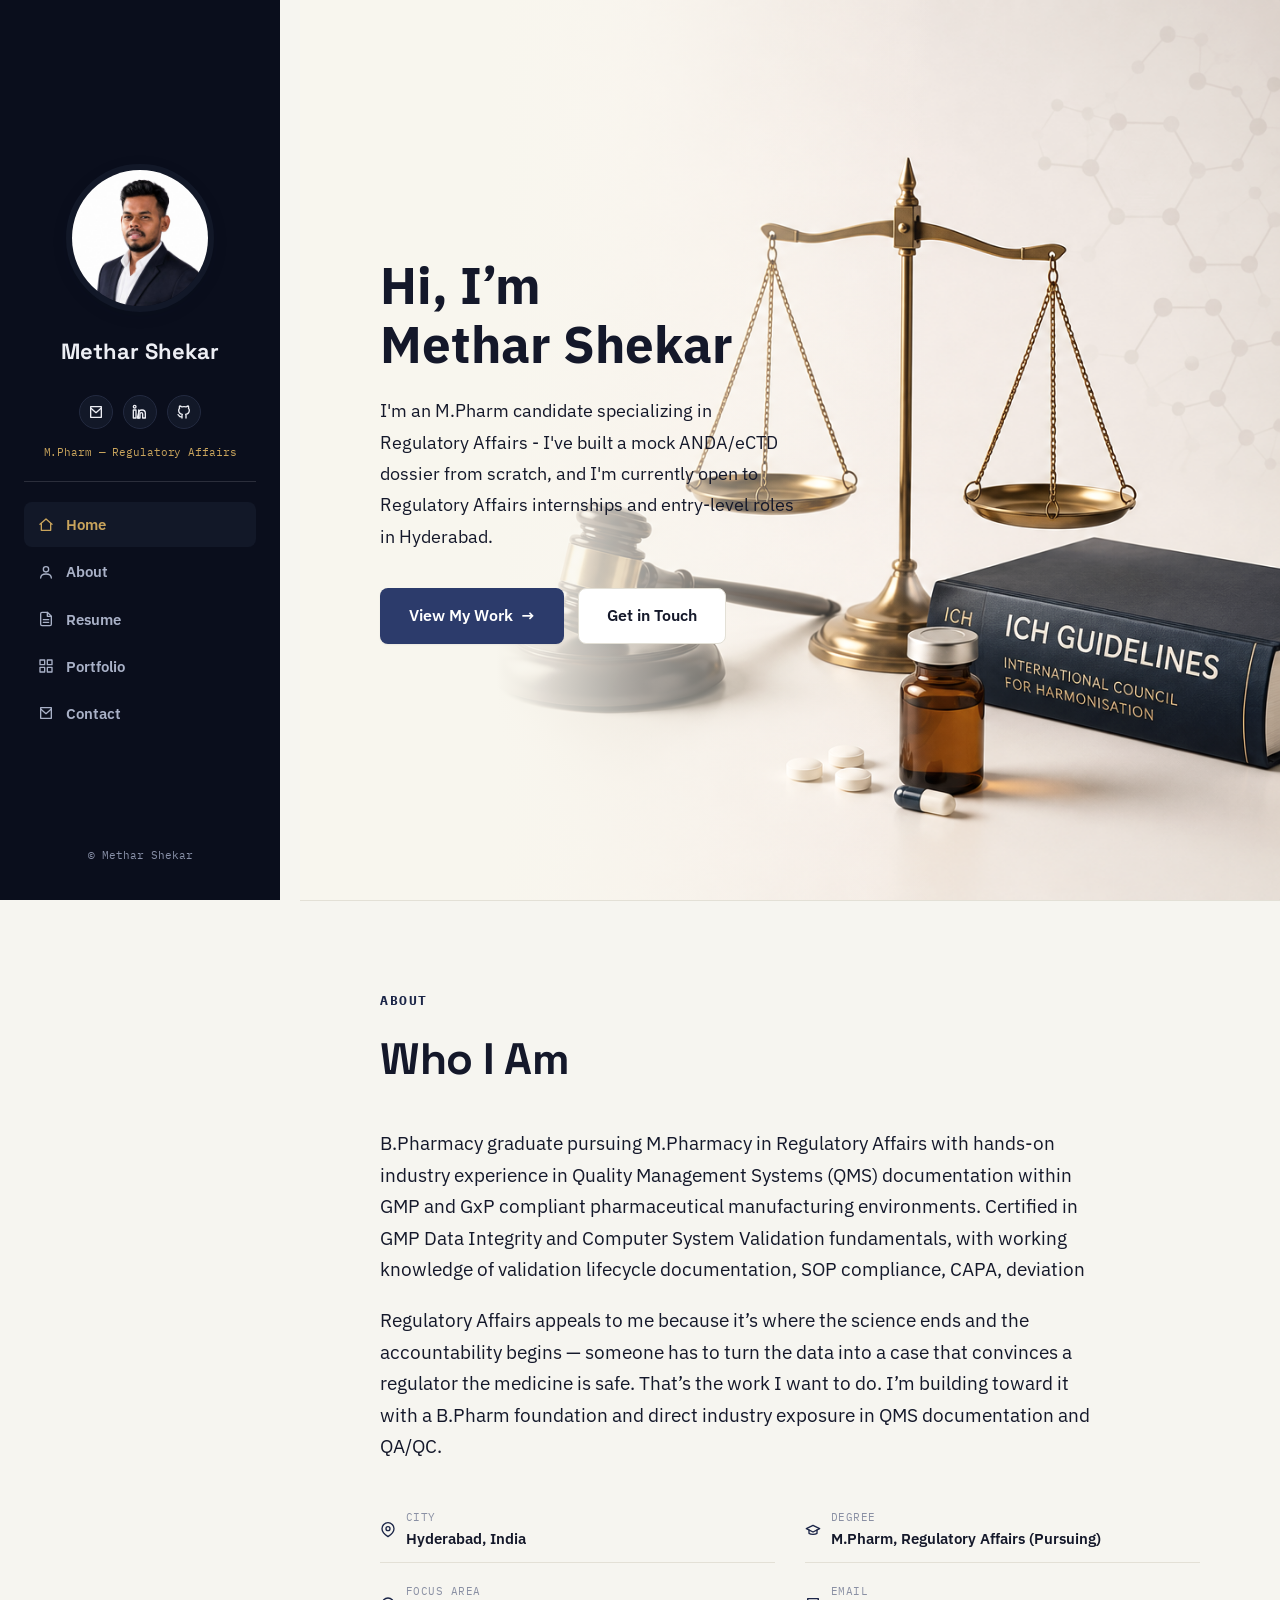
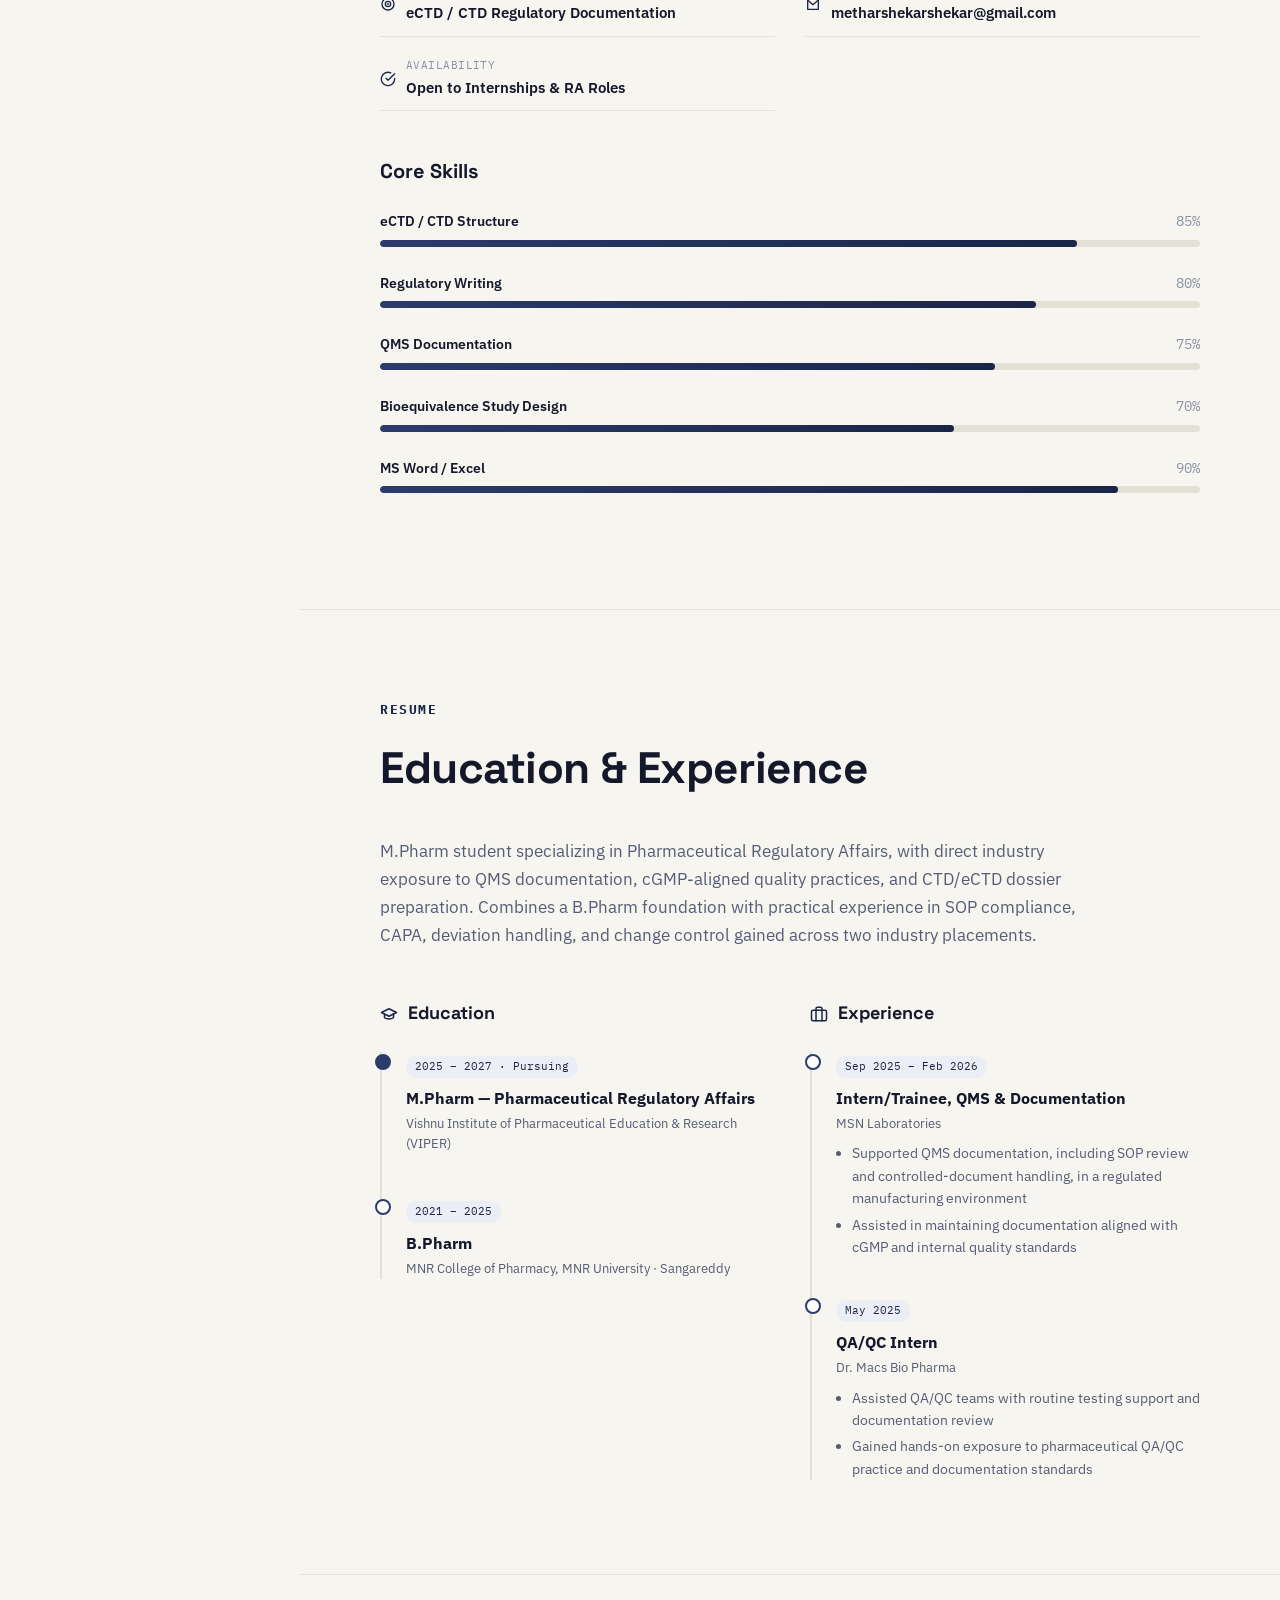
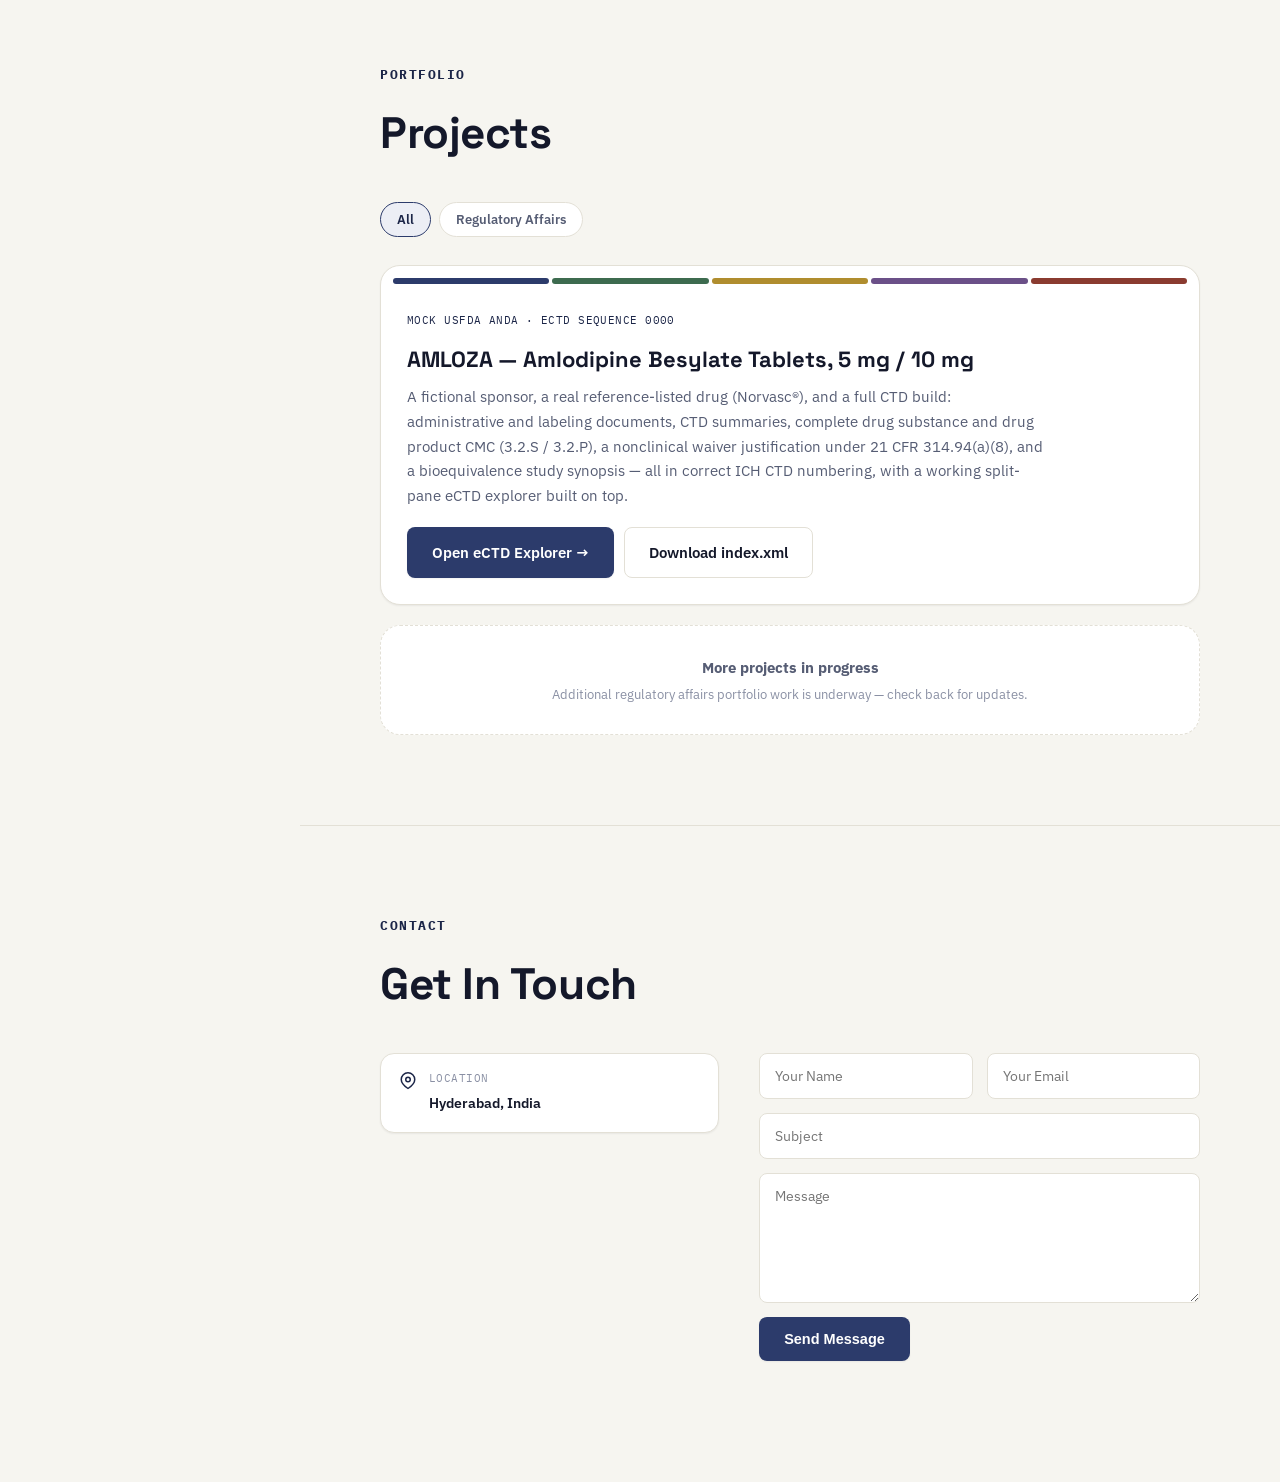
<file: index.html>
<!DOCTYPE html>
<html lang="en">
<head>
<meta charset="UTF-8">
<meta name="viewport" content="width=device-width, initial-scale=1.0">
<title>Methar Shekar &mdash; Pharmaceutical Regulatory Affairs</title>
<meta name="description" content="Methar Shekar &mdash; M.Pharmacy Pharmaceutical Regulatory Affairs student. Portfolio: education, experience, and the AMLOZA mock USFDA ANDA / eCTD project.">
<link rel="preconnect" href="https://fonts.googleapis.com">
<link href="https://fonts.googleapis.com/css2?family=Space+Grotesk:wght@500;700&family=IBM+Plex+Sans:wght@400;500;600;700&family=IBM+Plex+Mono:wght@400;500;700&display=swap" rel="stylesheet">
<link rel="stylesheet" href="style.css">
<link rel="icon" type="image/svg+xml" href="favicon.svg">

<meta property="og:title" content="Methar Shekar — Pharmaceutical Regulatory Affairs">
<meta property="og:description" content="M.Pharmacy Pharmaceutical Regulatory Affairs student. Portfolio: education, experience, and the AMLOZA mock USFDA ANDA / eCTD project.">
<meta property="og:type" content="website">
<meta property="og:url" content="https://methar-shekar.github.io/regulatory-affairs-portfolio/">
<meta property="og:image" content="https://methar-shekar.github.io/regulatory-affairs-portfolio/assets/img/profile.jpg">
<meta name="twitter:card" content="summary_large_image">
</head>
<body>

<button class="s-toggle" id="sToggle" aria-label="Toggle menu" aria-expanded="false">
  <svg id="toggleIcon" width="20" height="20" viewBox="0 0 24 24" fill="none" stroke="currentColor" stroke-width="2" stroke-linecap="round"><line x1="3" y1="6" x2="21" y2="6"/><line x1="3" y1="12" x2="21" y2="12"/><line x1="3" y1="18" x2="21" y2="18"/></svg>
</button>

<aside class="sidebar" id="sidebar">
  <div class="avatar"><img src="assets/img/profile.jpg" alt="Methar Shekar"></div>
  <p class="s-name">Methar Shekar</p>
  <div class="s-social">
    <a href="mailto:metharshekarshekar@gmail.com" aria-label="Email" title="Email">
      <svg viewBox="0 0 24 24" fill="none" stroke="currentColor" stroke-width="2" stroke-linecap="round" stroke-linejoin="round"><path d="M4 4h16v16H4z"/><path d="M4 6l8 7 8-7"/></svg>
    </a>
    <a href="https://www.linkedin.com/in/methar-shekar/" target="_blank" rel="noopener" aria-label="LinkedIn" title="LinkedIn">
      <svg viewBox="0 0 24 24" fill="none" stroke="currentColor" stroke-width="2" stroke-linecap="round" stroke-linejoin="round"><rect x="2" y="9" width="4" height="12"/><circle cx="4" cy="4" r="2"/><path d="M10 9v12"/><path d="M10 13c0-2 2-4 5-4s5 2 5 5v7h-4v-6c0-1-1-2-2-2s-2 1-2 2v6h-4z"/></svg>
    </a>
    <a href="https://github.com/Methar-Shekar" target="_blank" rel="noopener" aria-label="GitHub" title="GitHub">
      <svg viewBox="0 0 24 24" fill="none" stroke="currentColor" stroke-width="2" stroke-linecap="round" stroke-linejoin="round"><path d="M9 19c-4.3 1.4-4.3-2.5-6-3m12 5v-3.5c0-1 .1-1.4-.5-2 2.8-.3 5.5-1.4 5.5-6a4.6 4.6 0 0 0-1.3-3.2 4.2 4.2 0 0 0-.1-3.2s-1.1-.3-3.5 1.3a12.3 12.3 0 0 0-6.2 0C6.5 2.8 5.4 3.1 5.4 3.1a4.2 4.2 0 0 0-.1 3.2A4.6 4.6 0 0 0 4 9.5c0 4.6 2.7 5.7 5.5 6-.6.6-.6 1.2-.5 2V21"/></svg>
    </a>
  </div>
  <p class="s-tagline s-tagline-bottom"><span id="typed"></span><span class="cursor"></span></p>

  <nav class="s-nav" id="sNav">
    <a href="#home" data-target="home" class="active">
      <svg viewBox="0 0 24 24" fill="none" stroke="currentColor" stroke-width="2" stroke-linecap="round" stroke-linejoin="round"><path d="M3 11l9-8 9 8"/><path d="M5 10v10h14V10"/></svg>
      Home
    </a>
    <a href="#about" data-target="about">
      <svg viewBox="0 0 24 24" fill="none" stroke="currentColor" stroke-width="2" stroke-linecap="round" stroke-linejoin="round"><circle cx="12" cy="8" r="4"/><path d="M4 21c0-4 4-6 8-6s8 2 8 6"/></svg>
      About
    </a>
    <a href="#resume" data-target="resume">
      <svg viewBox="0 0 24 24" fill="none" stroke="currentColor" stroke-width="2" stroke-linecap="round" stroke-linejoin="round"><path d="M14 2H6a2 2 0 00-2 2v16a2 2 0 002 2h12a2 2 0 002-2V8z"/><path d="M14 2v6h6"/><line x1="8" y1="13" x2="16" y2="13"/><line x1="8" y1="17" x2="16" y2="17"/></svg>
      Resume
    </a>
    <a href="#portfolio" data-target="portfolio">
      <svg viewBox="0 0 24 24" fill="none" stroke="currentColor" stroke-width="2" stroke-linecap="round" stroke-linejoin="round"><rect x="3" y="3" width="7" height="7"/><rect x="14" y="3" width="7" height="7"/><rect x="14" y="14" width="7" height="7"/><rect x="3" y="14" width="7" height="7"/></svg>
      Portfolio
    </a>
    <a href="#contact" data-target="contact">
      <svg viewBox="0 0 24 24" fill="none" stroke="currentColor" stroke-width="2" stroke-linecap="round" stroke-linejoin="round"><path d="M4 4h16v16H4z"/><path d="M4 6l8 7 8-7"/></svg>
      Contact
    </a>
  </nav>
  <p class="s-copyright">&copy; Methar Shekar</p>
</aside>

<div class="main">

  <section id="home" class="msection">
    <h1>Hi, I&rsquo;m<br><span class="highlight">Methar Shekar</span></h1>
    <p class="sub">I'm an M.Pharm candidate specializing in Regulatory Affairs - I've built a mock ANDA/eCTD dossier from scratch, and I'm currently open to Regulatory Affairs internships and entry-level roles in Hyderabad.</p>
    <div class="cta-row">
      <a class="btn btn-primary" href="#portfolio">View My Work <span aria-hidden="true">&rarr;</span></a>
      <a class="btn btn-ghost" href="#contact">Get in Touch</a>
    </div>
 </section>

  <section id="about" class="msection">
    <p class="sec-kicker">About</p>
    <h2 class="sec-title">Who I Am</h2>
    <p class="about-lede">
      B.Pharmacy graduate pursuing M.Pharmacy in Regulatory Affairs with hands-on industry
      experience in Quality Management Systems (QMS) documentation within GMP and GxP compliant
      pharmaceutical manufacturing environments. Certified in GMP Data Integrity and Computer
      System Validation fundamentals, with working knowledge of validation lifecycle
      documentation, SOP compliance, CAPA, deviation
    </p>
    <p class="about-lede">
      Regulatory Affairs appeals to me because it&rsquo;s where the science ends and the
      accountability begins &mdash; someone has to turn the data into a case that convinces a
      regulator the medicine is safe. That&rsquo;s the work I want to do. I&rsquo;m building
      toward it with a B.Pharm foundation and direct industry exposure in QMS documentation and
      QA/QC.
    </p>

    <div class="info-grid">
      <div class="info-row">
        <svg viewBox="0 0 24 24" fill="none" stroke="currentColor" stroke-width="2" stroke-linecap="round" stroke-linejoin="round"><path d="M21 10c0 6-9 12-9 12s-9-6-9-12a9 9 0 0118 0z"/><circle cx="12" cy="10" r="3"/></svg>
        <div><span class="ilabel">City</span><span class="ival">Hyderabad, India</span></div>
      </div>
      <div class="info-row">
        <svg viewBox="0 0 24 24" fill="none" stroke="currentColor" stroke-width="2" stroke-linecap="round" stroke-linejoin="round"><path d="M22 10L12 5 2 10l10 5 10-5z"/><path d="M6 12v5c3 2 9 2 12 0v-5"/></svg>
        <div><span class="ilabel">Degree</span><span class="ival">M.Pharm, Regulatory Affairs (Pursuing)</span></div>
      </div>
      <div class="info-row">
        <svg viewBox="0 0 24 24" fill="none" stroke="currentColor" stroke-width="2" stroke-linecap="round" stroke-linejoin="round"><circle cx="12" cy="12" r="9"/><circle cx="12" cy="12" r="4"/><circle cx="12" cy="12" r="0.5" fill="currentColor"/></svg>
        <div><span class="ilabel">Focus Area</span><span class="ival">eCTD / CTD Regulatory Documentation</span></div>
      </div>
      <div class="info-row">
        <svg viewBox="0 0 24 24" fill="none" stroke="currentColor" stroke-width="2" stroke-linecap="round" stroke-linejoin="round"><path d="M4 4h16v16H4z"/><path d="M4 6l8 7 8-7"/></svg>
        <div><span class="ilabel">Email</span><span class="ival">metharshekarshekar@gmail.com</span></div>
      </div>
      <div class="info-row">
        <svg viewBox="0 0 24 24" fill="none" stroke="currentColor" stroke-width="2" stroke-linecap="round" stroke-linejoin="round"><path d="M22 11.08V12a10 10 0 11-5.9-9.14"/><polyline points="22 4 12 14.01 9 11.01"/></svg>
        <div><span class="ilabel">Availability</span><span class="ival">Open to Internships &amp; RA Roles</span></div>
      </div>
    </div>

    <div class="skills-block">
      <h3 class="skills-title">Core Skills</h3>
      <div class="skill-bar"><div class="sb-top"><span>eCTD / CTD Structure</span><span class="sb-pct">85%</span></div><div class="sb-track"><div class="sb-fill" data-w="85"></div></div></div>
      <div class="skill-bar"><div class="sb-top"><span>Regulatory Writing</span><span class="sb-pct">80%</span></div><div class="sb-track"><div class="sb-fill" data-w="80"></div></div></div>
      <div class="skill-bar"><div class="sb-top"><span>QMS Documentation</span><span class="sb-pct">75%</span></div><div class="sb-track"><div class="sb-fill" data-w="75"></div></div></div>
      <div class="skill-bar"><div class="sb-top"><span>Bioequivalence Study Design</span><span class="sb-pct">70%</span></div><div class="sb-track"><div class="sb-fill" data-w="70"></div></div></div>
      <div class="skill-bar"><div class="sb-top"><span>MS Word / Excel</span><span class="sb-pct">90%</span></div><div class="sb-track"><div class="sb-fill" data-w="90"></div></div></div>
    </div>
  </section>

  <section id="resume" class="msection">
    <p class="sec-kicker">Resume</p>
    <h2 class="sec-title">Education &amp; Experience</h2>
    <p class="resume-summary">
      M.Pharm student specializing in Pharmaceutical Regulatory Affairs, with direct industry
      exposure to QMS documentation, cGMP-aligned quality practices, and CTD/eCTD dossier
      preparation. Combines a B.Pharm foundation with practical experience in SOP compliance,
      CAPA, deviation handling, and change control gained across two industry placements.
    </p>
    <div class="resume-cols">
      <div class="resume-col">
        <h3>
          <svg viewBox="0 0 24 24" fill="none" stroke="currentColor" stroke-width="2" stroke-linecap="round" stroke-linejoin="round"><path d="M22 10L12 5 2 10l10 5 10-5z"/><path d="M6 12v5c3 2 9 2 12 0v-5"/></svg>
          Education
        </h3>
        <div class="r-item current">
          <span class="r-date">2025 &ndash; 2027 &middot; Pursuing</span>
          <h4>M.Pharm &mdash; Pharmaceutical Regulatory Affairs</h4>
          <p class="r-org">Vishnu Institute of Pharmaceutical Education &amp; Research (VIPER)</p>
        </div>
        <div class="r-item">
          <span class="r-date">2021 &ndash; 2025</span>
          <h4>B.Pharm</h4>
          <p class="r-org">MNR College of Pharmacy, MNR University &middot; Sangareddy</p>
        </div>
      </div>

      <div class="resume-col">
        <h3>
          <svg viewBox="0 0 24 24" fill="none" stroke="currentColor" stroke-width="2" stroke-linecap="round" stroke-linejoin="round"><rect x="2" y="7" width="20" height="14" rx="2"/><path d="M16 21V5a2 2 0 00-2-2h-4a2 2 0 00-2 2v16"/></svg>
          Experience
        </h3>
        <div class="r-item">
          <span class="r-date">Sep 2025 &ndash; Feb 2026</span>
          <h4>Intern/Trainee, QMS &amp; Documentation</h4>
          <p class="r-org">MSN Laboratories</p>
          <ul>
            <li>Supported QMS documentation, including SOP review and controlled-document
              handling, in a regulated manufacturing environment</li>
            <li>Assisted in maintaining documentation aligned with cGMP and internal quality
              standards</li>
          </ul>
        </div>
        <div class="r-item">
          <span class="r-date"> May 2025</span>
          <h4>QA/QC Intern</h4>
          <p class="r-org">Dr. Macs Bio Pharma</p>
          <ul>
            <li>Assisted QA/QC teams with routine testing support and documentation review</li>
            <li>Gained hands-on exposure to pharmaceutical QA/QC practice and documentation
              standards</li>
          </ul>
        </div>
      </div>
    </div>
  </section>

  <section id="portfolio" class="msection">
    <p class="sec-kicker">Portfolio</p>
    <h2 class="sec-title">Projects</h2>
    <div class="filter-row">
      <button class="filter-btn active" data-filter="all">All</button>
      <button class="filter-btn" data-filter="regulatory">Regulatory Affairs</button>
    </div>
    <div class="port-grid" id="portGrid">
      <div class="port-card" data-cat="regulatory">
        <div class="port-head" aria-hidden="true">
          <div class="chip" style="background:var(--tab-m1)"></div>
          <div class="chip" style="background:var(--tab-m2)"></div>
          <div class="chip" style="background:var(--tab-m3)"></div>
          <div class="chip" style="background:var(--tab-m4)"></div>
          <div class="chip" style="background:var(--tab-m5)"></div>
        </div>
        <div class="port-body">
          <span class="port-cat">Mock USFDA ANDA &middot; eCTD Sequence 0000</span>
          <h3>AMLOZA &mdash; Amlodipine Besylate Tablets, 5&nbsp;mg / 10&nbsp;mg</h3>
          <p>
            A fictional sponsor, a real reference-listed drug (Norvasc&reg;), and a full CTD build:
            administrative and labeling documents, CTD summaries, complete drug substance and drug
            product CMC (3.2.S / 3.2.P), a nonclinical waiver justification under 21&nbsp;CFR
            314.94(a)(8), and a bioequivalence study synopsis &mdash; all in correct ICH CTD
            numbering, with a working split-pane eCTD explorer built on top.
          </p>
          <div class="port-cta">
            <a class="btn btn-primary" href="viewer.html">Open eCTD Explorer &rarr;</a>
            <a class="btn btn-ghost" href="ectd/0000/index.xml" download>Download index.xml</a>
          </div>
        </div>
      </div>
      <div class="port-card future" data-cat="regulatory">
        <h3>More projects in progress</h3>
        <p>Additional regulatory affairs portfolio work is underway &mdash; check back for updates.</p>
      </div>
    </div>
  </section>

  <section id="contact" class="msection">
    <p class="sec-kicker">Contact</p>
    <h2 class="sec-title">Get In Touch</h2>
    <div class="contact-grid">
      <div class="contact-info">
        <div class="cinfo-item">
          <svg viewBox="0 0 24 24" fill="none" stroke="currentColor" stroke-width="2" stroke-linecap="round" stroke-linejoin="round"><path d="M21 10c0 6-9 12-9 12s-9-6-9-12a9 9 0 0118 0z"/><circle cx="12" cy="10" r="3"/></svg>
          <div><span class="clabel">Location</span><span class="cval">Hyderabad, India</span></div>
        </div>
      </div>

      <form class="cform" id="contactForm" action="https://formspree.io/f/mlgqvvvn" method="POST">
        <div class="row2">
          <input type="text" name="name" placeholder="Your Name" required>
          <input type="email" name="email" placeholder="Your Email" required>
        </div>
        <input type="text" name="subject" placeholder="Subject" required>
        <textarea name="message" placeholder="Message" required></textarea>
        <button type="submit" class="btn btn-primary">Send Message</button>
        <p class="form-status" id="formStatus"></p>
      </form>
    </div>
  </section>

</div>

<script src="main.js"></script>
</body>
</html>
</file>
<file: style.css>
:root {
  --bg: #F6F5F0;
  --card: #FFFFFF;
  --card-border: #E3E0D6;
  --shadow-sm: 0 1px 2px rgba(15, 20, 38, 0.06);
  --shadow-md: 0 4px 16px rgba(15, 20, 38, 0.09);
  --shadow-hover: 0 8px 28px rgba(15, 20, 38, 0.14);

  --ink: #14182A;
  --ink-soft: #565D74;
  --ink-faint: #8A90A4;

  --sidebar-bg: #0A0E1C;
  --sidebar-bg-alt: #121828;
  --sidebar-border: #232A40;
  --sidebar-text: #EDEEF4;
  --sidebar-text-soft: #8890A8;

  --blue: #2C3B6B;
  --blue-deep: #1B2547;
  --blue-tint: #ECEEF5;
  --amber: #B08D2E;
  --stamp: #8A3B30;
  --green: #3D6B4F;
  --gold: #C9A45C;
  --steel: #6E9BD1;       /* dark-sidebar accent, replaces gold per feedback */
  --steel-deep: #9CC2ED;  /* lighter steel for active/emphasis text on navy */
  --steel-tint: rgba(110, 155, 209, 0.16);

  --tab-m1: #2C3B6B;
  --tab-m2: #3D6B4F;
  --tab-m3: #B08D2E;
  --tab-m4: #6B5088;
  --tab-m5: #8A3B30;

  --display: "Space Grotesk", "IBM Plex Sans", sans-serif;
  --sans: "IBM Plex Sans", -apple-system, sans-serif;
  --mono: "IBM Plex Mono", "SF Mono", monospace;

  --sidebar-w: 300px;
  --r-sm: 8px;
  --r-md: 14px;
  --r-lg: 20px;
}

* { box-sizing: border-box; }
html { scroll-behavior: smooth; }
@media (prefers-reduced-motion: reduce) {
  html { scroll-behavior: auto; }
  * { animation: none !important; transition: none !important; }
}
body {
  margin: 0;
  background: var(--bg);
  color: var(--ink);
  font-family: var(--sans);
  line-height: 1.6;
  -webkit-font-smoothing: antialiased;
}
a { color: var(--blue-deep); text-decoration: none; }
img { max-width: 100%; display: block; }
svg { display: block; }
a:focus-visible, button:focus-visible { outline: 3px solid var(--amber); outline-offset: 2px; }

/* ================= SIDEBAR ================= */
.sidebar {
  position: fixed;
  top: 0; left: 0;
  width: 280px;
  height: 100vh;
  z-index: 100; /* was unset — #home is position:relative and painted over the open drawer on mobile without this */
  background: var(--sidebar-bg);
  display: flex;
  flex-direction: column;
  align-items: center;
  justify-content: center;
  padding: 40px 24px;
  overflow-y: auto;
}
.sidebar .avatar {
  width: 148px; height: 148px;
  border-radius: 50%;
  overflow: hidden;
  border: 6px solid var(--sidebar-bg-alt);
  box-shadow: inset 0 0 20px 6px rgba(10, 14, 28, 0.25), var(--shadow-md);
  margin-bottom: 22px;
  flex: 0 0 auto;
}
.sidebar .s-name {
  font-family: var(--display);
  font-size: 22px;
  font-weight: 700;
  color: var(--sidebar-text);
  margin: 0 0 20px;
  text-align: center;
}
.sidebar .s-tagline {
  font-family: var(--mono);
  font-size: 11px;
  letter-spacing: -0.01em;
  color: var(--gold);
  text-align: center;
  min-height: 20px;
  white-space: nowrap;
  overflow: hidden;
  transition: opacity 0.4s ease;
}

.sidebar nav.s-nav {
  display: flex;
  flex-direction: column;
  gap: 2px;
  width: 100%;
  border-top: 1px solid rgba(237, 238, 244, 0.14);
  padding-top: 20px;
  margin-top: 6px;
}
.sidebar nav.s-nav a {
  display: flex;
  align-items: center;
  gap: 12px;
  padding: 11px 14px;
  border-radius: var(--r-sm);
  font-size: 14.5px;
  font-weight: 600;
  color: #A9B1C7;
  transition: background 0.15s ease, color 0.15s ease;
}
.sidebar nav.s-nav a svg { width: 16px; height: 16px; flex: 0 0 auto; }
.sidebar nav.s-nav a:hover { background: var(--sidebar-bg-alt); color: var(--sidebar-text); }
.sidebar nav.s-nav a.active { background: var(--sidebar-bg-alt); color: var(--gold); }

.s-social {
  display: flex;
  gap: 10px;
  margin-top: 6px;
  margin-bottom: 4px;
}
.s-social a {
  width: 34px; height: 34px;
  border-radius: 50%;
  display: flex; align-items: center; justify-content: center;
  background: var(--sidebar-bg-alt);
  border: 1px solid var(--sidebar-border);
  color: var(--sidebar-text);
  transition: all 0.15s ease;
}
.s-social a svg { width: 16px; height: 16px; }
.s-social a:hover { border-color: var(--gold); color: var(--gold); background: rgba(201, 164, 92, 0.08); }

.s-copyright {
  position: absolute;
  bottom: 24px;
  left: 0; right: 0;
  font-family: var(--mono);
  font-size: 11px;
  color: var(--sidebar-text-soft);
  text-align: center;
}
.s-toggle {
  display: none;
  position: fixed;
  top: 14px; right: 14px;
  z-index: 200;
  width: 44px; height: 44px;
  border-radius: 50%;
  background: var(--ink);
  color: white;
  border: none;
  align-items: center;
  justify-content: center;
}
@media (max-width: 900px) {
  .s-toggle { display: flex; }
  .sidebar {
    transform: translateX(-100%);
    transition: transform 0.25s ease;
    box-shadow: var(--shadow-hover);
    justify-content: flex-start;
    padding-top: 50px;
    padding-bottom: 70px;
  }
  .sidebar.open { transform: translateX(0); }
}

/* ================= MAIN CONTENT ================= */
.main { margin-left: var(--sidebar-w); min-height: 100vh; }
@media (max-width: 900px) { .main { margin-left: 0; } }
.msection { padding: 90px 80px; max-width: 1200px; }
.msection:first-of-type { padding-top: 70px; }
@media (max-width: 700px) { .msection { padding: 60px 24px; } }
.msection + .msection { border-top: 1px solid var(--card-border); }

.sec-kicker {
  font-family: var(--mono); font-size: 13px; letter-spacing: 0.12em;
  text-transform: uppercase; color: var(--blue-deep); margin: 0 0 12px; font-weight: 700;
}
.sec-title {
  font-family: var(--display); font-size: clamp(32px, 4vw, 44px);
  font-weight: 700; margin: 0 0 34px; letter-spacing: -0.01em;
}

/* ---------- Hero ---------- */

.hero h1 {
  font-family: var(--display); font-size: clamp(52px, 9vw, 104px); font-weight: 700;
  margin: 0 0 22px; letter-spacing: -0.02em; line-height: 1.05;
}
.hero .sub { font-size: 21px; color: var(--ink-soft); max-width: 560px; margin: 0 0 38px; line-height: 1.5; }
.cta-row { display: flex; gap: 14px; flex-wrap: wrap; }
.btn {
  display: inline-flex; align-items: center; gap: 8px;
  padding: 13px 24px; border-radius: var(--r-sm);
  font-size: 14.5px; font-weight: 600; border: 1.5px solid transparent;
  transition: transform 0.12s ease, box-shadow 0.12s ease, background 0.12s ease;
}
.btn-primary { background: var(--blue); color: white; box-shadow: var(--shadow-sm); }
.btn-primary:hover { background: var(--blue-deep); box-shadow: var(--shadow-hover); transform: translateY(-1px); }
.btn-ghost { background: var(--card); color: var(--ink); border-color: var(--card-border); }
.btn-ghost:hover { border-color: var(--blue); color: var(--blue-deep); transform: translateY(-1px); }
.skills-title {
  font-family: var(--display);
  font-size: 20px;
  font-weight: 700;
  margin: 0 0 24px;
}

.hero-highlights {
  display: flex;
  align-items: center;
  gap: 28px;
  margin-top: 56px;
  flex-wrap: wrap;
}
.hh-item {
  display: flex;
  flex-direction: column;
  gap: 4px;
}
.hh-num {
  font-family: var(--display);
  font-size: 22px;
  font-weight: 700;
  color: var(--blue-deep);
}
.hh-label {
  font-family: var(--mono);
  font-size: 11px;
  color: var(--ink-faint);
  text-transform: uppercase;
  letter-spacing: 0.04em;
}
.hh-divider {
  width: 1px;
  height: 32px;
  background: var(--card-border);
}
@media (max-width: 600px) {
  .hero-highlights { gap: 20px; }
  .hh-divider { display: none; }
}

/* ---------- About ---------- */
.about-lede { font-size: 18.5px; line-height: 1.7; color: var(--ink); max-width: 720px; margin-bottom: 20px; }
.about-lede:last-of-type { margin-bottom: 36px; }
.info-grid { display: grid; grid-template-columns: 1fr 1fr; gap: 10px 30px; margin-bottom: 44px; }
@media (max-width: 600px) { .info-grid { grid-template-columns: 1fr; } }
.info-row { display: flex; gap: 10px; padding: 10px 0; border-bottom: 1px solid var(--card-border); align-items: center; }
.info-row svg { width: 16px; height: 16px; color: var(--blue-deep); flex: 0 0 auto; }
.info-row .ilabel { font-family: var(--mono); font-size: 11px; color: var(--ink-faint); text-transform: uppercase; letter-spacing: 0.04em; display: block; }
.info-row .ival { font-size: 14.5px; font-weight: 600; color: var(--ink); }

.skill-bar { margin-bottom: 26px; }
.skill-bar .sb-top { display: flex; justify-content: space-between; font-size: 13.5px; font-weight: 600; margin-bottom: 7px; }
.skill-bar .sb-pct { font-family: var(--mono); color: var(--ink-faint); font-weight: 400; }
.sb-track { height: 7px; background: var(--card-border); border-radius: 5px; overflow: hidden; }
.sb-fill { height: 100%; background: linear-gradient(90deg, var(--blue), var(--blue-deep)); border-radius: 5px; width: 0%; transition: width 1.1s cubic-bezier(0.2, 0.8, 0.2, 1); }

/* ---------- Resume ---------- */
.resume-summary { font-size: 16.5px; line-height: 1.7; color: var(--ink-soft); max-width: 720px; margin-bottom: 32px; }
.resume-cols { display: grid; grid-template-columns: 1fr 1fr; gap: 40px; }
@media (max-width: 800px) { .resume-cols { grid-template-columns: 1fr; } }
.resume-col h3 { font-family: var(--display); font-size: 18px; font-weight: 700; display: flex; align-items: center; gap: 10px; margin-bottom: 24px; }
.resume-col h3 svg { width: 18px; height: 18px; color: var(--blue-deep); }
.r-item { position: relative; padding-left: 24px; padding-bottom: 34px; border-left: 2px solid var(--card-border); }
.r-item:last-child { padding-bottom: 0; }
.r-item::before { content: ""; position: absolute; left: -7px; top: 2px; width: 12px; height: 12px; border-radius: 50%; background: var(--card); border: 2.5px solid var(--blue); }
.r-item.current::before { background: var(--blue); }
.r-item .r-date { display: inline-block; font-family: var(--mono); font-size: 11px; color: var(--blue-deep); background: var(--blue-tint); padding: 2px 9px; border-radius: 10px; margin-bottom: 8px; }
.r-item h4 { font-size: 15.5px; font-weight: 700; margin: 0 0 3px; }
.r-item .r-org { font-size: 13px; color: var(--ink-soft); margin: 0 0 8px; }
.r-item ul { margin: 8px 0 0; padding-left: 16px; font-size: 14px; line-height: 1.6; color: var(--ink-soft); }
.r-item li { margin-bottom: 4px; }
.r-note { font-size: 11px; color: var(--ink-faint); font-style: italic; margin-top: 6px; }

/* ---------- Portfolio ---------- */
.filter-row { display: flex; gap: 8px; margin-bottom: 28px; flex-wrap: wrap; }
.filter-btn { font-family: var(--sans); font-size: 13px; font-weight: 600; padding: 8px 16px; border-radius: 20px; border: 1.5px solid var(--card-border); background: var(--card); color: var(--ink-soft); cursor: pointer; }
.filter-btn.active, .filter-btn:hover { border-color: var(--blue); color: var(--blue-deep); background: var(--blue-tint); }
.port-grid { display: grid; grid-template-columns: 1fr 1fr; gap: 20px; }
@media (max-width: 700px) { .port-grid { grid-template-columns: 1fr; } }
.port-card { background: var(--card); border: 1px solid var(--card-border); border-radius: var(--r-lg); overflow: hidden; box-shadow: var(--shadow-sm); transition: box-shadow 0.2s cubic-bezier(0.2, 0.8, 0.2, 1), transform 0.2s cubic-bezier(0.2, 0.8, 0.2, 1); grid-column: span 2; }
.port-card:hover { box-shadow: var(--shadow-hover); transform: translateY(-2px); }
.port-head { display: flex; gap: 3px; padding: 12px 12px 0; }
.port-head .chip { flex: 1; height: 6px; border-radius: 4px; }
.port-body { padding: 22px 26px 26px; }
.port-cat { font-family: var(--mono); font-size: 11px; color: var(--blue-deep); text-transform: uppercase; letter-spacing: 0.04em; }
.port-body h3 { font-family: var(--display); font-size: 22px; font-weight: 700; margin: 10px 0 8px; }
.port-body p { font-size: 15px; line-height: 1.65; color: var(--ink-soft); margin: 0 0 18px; max-width: 640px; }
.port-cta { display: flex; gap: 10px; flex-wrap: wrap; }
.port-card.future { grid-column: span 2; border-style: dashed; box-shadow: none; display: flex; align-items: center; justify-content: center; flex-direction: column; text-align: center; padding: 30px; color: var(--ink-faint); }
.port-card.future h3 { font-size: 15px; color: var(--ink-soft); margin: 0 0 4px; }
.port-card.future p { font-size: 12.5px; margin: 0; }

/* ---------- Contact ---------- */
.contact-grid { display: grid; grid-template-columns: 1fr 1.3fr; gap: 40px; }
@media (max-width: 800px) { .contact-grid { grid-template-columns: 1fr; } }
.contact-info { display: flex; flex-direction: column; gap: 14px; }
.cinfo-item { background: var(--card); border: 1px solid var(--card-border); border-radius: var(--r-md); padding: 16px 18px; display: flex; gap: 12px; align-items: flex-start; box-shadow: var(--shadow-sm); transition: all 0.15s ease; }
.cinfo-item svg { width: 18px; height: 18px; color: var(--blue-deep); flex: 0 0 auto; margin-top: 2px; }
.cinfo-item .clabel { font-family: var(--mono); font-size: 10.5px; color: var(--ink-faint); text-transform: uppercase; letter-spacing: 0.04em; display: block; margin-bottom: 3px; }
.cinfo-item .cval { font-size: 14px; font-weight: 600; word-break: break-word; }

.cform { display: flex; flex-direction: column; gap: 14px; }
.cform .row2 { display: grid; grid-template-columns: 1fr 1fr; gap: 14px; }
@media (max-width: 500px) { .cform .row2 { grid-template-columns: 1fr; } }
.cform input, .cform textarea { width: 100%; padding: 13px 15px; border-radius: var(--r-sm); border: 1.5px solid var(--card-border); font-family: var(--sans); font-size: 14px; background: var(--card); color: var(--ink); }
.cform input:focus, .cform textarea:focus { outline: none; border-color: var(--blue); }
.cform textarea { resize: vertical; min-height: 130px; }
.cform button { align-self: flex-start; cursor: pointer; }
.form-status { font-size: 13px; font-family: var(--mono); margin-top: 4px; }
.form-status.ok { color: var(--green); }
.form-status.err { color: var(--stamp); }

/* ---------- Footer ---------- */
.msection.footer-sec { padding-top: 40px; padding-bottom: 50px; }
.footer-sec p.fine { font-size: 12.5px; color: var(--ink-faint); max-width: 700px; }

/* ================= Shared top nav (viewer page) ================= */
.topnav { position: sticky; top: 0; z-index: 50; background: var(--sidebar-bg); border-bottom: 1px solid var(--sidebar-border); }
.topnav-inner { max-width: 1120px; margin: 0 auto; padding: 0 20px; display: flex; align-items: center; gap: 4px; }
.topnav .navlink.back { font-size: 12px; font-weight: 600; color: var(--sidebar-text-soft); padding: 10px 12px 9px 0; transition: color 150ms ease; }
.topnav .navlink.back:hover { color: var(--sidebar-text); }
.topnav .logo { font-family: var(--display); font-weight: 700; font-size: 15px; color: var(--sidebar-text); padding: 10px 0 9px; }
.topnav .logo .dot { color: #6E9BD1; }

/* ================= Viewer split-pane ================= */
.viewer-shell { display: grid; grid-template-columns: 320px 1fr; height: calc(100vh - 40px); }
@media (max-width: 800px) { .viewer-shell { grid-template-columns: 1fr; height: auto; } }
.tree-pane { background: var(--card); border-right: 1px solid var(--card-border); overflow-y: auto; padding: 18px 14px 40px; }
.tree-pane-header { padding: 6px 10px 16px; }
.tree-pane-header h2 { font-family: var(--display); font-size: 16px; font-weight: 700; margin: 0 0 4px; }
.tree-pane-header p { font-size: 12px; color: var(--ink-faint); margin: 0; }
/* ---------- eCTD file-tree sidebar ---------- */
.node-row {
  width: 100%;
  display: flex;
  align-items: center;
  gap: 7px;
  background: none;
  border: none;
  cursor: pointer;
  padding: 6px 8px;
  border-radius: var(--r-sm);
  font-family: var(--sans);
  font-size: 12.5px;
  color: var(--ink-soft);
  text-align: left;
  line-height: 1.35;
}
.node-row:hover { background: var(--bg); color: var(--ink); }
.node.file > .node-row.active { background: var(--blue-tint); color: var(--blue-deep); font-weight: 600; }

.node-chevron {
  width: 10px;
  flex: 0 0 auto;
  font-family: var(--mono);
  font-size: 9px;
  color: var(--ink-faint);
  transition: transform 0.15s ease;
}
.node.open > .node-row .node-chevron { transform: rotate(90deg); }
.node.file .node-chevron { visibility: hidden; }

.node-icon { width: 14px; height: 14px; flex: 0 0 auto; }

.node-label { flex: 1; overflow: hidden; text-overflow: ellipsis; white-space: nowrap; }
.node.module-level > .node-row .node-label { font-weight: 700; color: var(--ink); }
.node-label .node-sub { font-weight: 400; color: var(--ink-faint); margin-left: 5px; }

.node-count {
  font-family: var(--mono);
  font-size: 10px;
  color: var(--ink-faint);
  background: var(--bg);
  border-radius: 8px;
  padding: 1px 6px;
  flex: 0 0 auto;
}

.status-dot { width: 6px; height: 6px; border-radius: 50%; flex: 0 0 auto; margin-left: 4px; }
.status-dot.final { background: var(--green); }
.status-dot.placeholder { background: var(--ink-faint); }
.status-dot.supplementary { background: var(--amber); }

.node-children {
  display: none;
  flex-direction: column;
  gap: 1px;
  margin-left: 9px;
  padding-left: 10px;
  border-left: 1px solid var(--card-border);
}
.node.open > .node-children { display: flex; }

.node-empty { font-size: 12px; color: var(--ink-faint); padding: 6px 10px; }

.tree-legend {
  display: flex;
  align-items: center;
  gap: 14px;
  padding: 10px 10px 0;
  margin-top: 4px;
  border-top: 1px solid var(--card-border);
}
.tree-legend span { display: flex; align-items: center; gap: 4px; font-size: 10.5px; color: var(--ink-faint); }
.tree-legend .status-dot { margin-left: 0; }
.preview-pane { display: flex; flex-direction: column; background: var(--bg); overflow: hidden; }
.preview-header { padding: 16px 24px; background: var(--card); border-bottom: 1px solid var(--card-border); display: flex; align-items: center; gap: 14px; }
.preview-header .pmod-dot { width: 10px; height: 10px; border-radius: 50%; flex: 0 0 auto; }
.preview-header h2 { font-family: var(--display); font-size: 16px; font-weight: 700; margin: 0; flex: 1; }
.preview-header .dl { font-family: var(--mono); font-size: 12px; color: var(--blue-deep); text-decoration: none; padding: 7px 12px; border: 1px solid var(--card-border); border-radius: var(--r-sm); }
.preview-header .dl:hover { border-color: var(--blue); }
.preview-body { flex: 1; padding: 16px; }
.preview-body iframe { width: 100%; height: 100%; border: 1px solid var(--card-border); border-radius: var(--r-md); background: white; }
.preview-empty { height: 100%; display: flex; align-items: center; justify-content: center; flex-direction: column; gap: 10px; color: var(--ink-faint); text-align: center; padding: 40px; }
.preview-empty .big { font-family: var(--display); font-size: 22px; color: var(--ink-soft); font-weight: 700; }
.preview-empty p { max-width: 360px; font-size: 13.5px; margin: 0; }
.error-msg { font-family: var(--mono); font-size: 13px; color: var(--stamp); padding: 20px; }

/* ---------- Micro-interactions ---------- */
.btn:active { transform: scale(0.97); }

.msection {
  opacity: 0;
  transform: translateY(16px);
  transition: opacity 0.6s ease, transform 0.6s ease;
}
.msection.in-view {
  opacity: 1;
  transform: translateY(0);
}
@media (prefers-reduced-motion: reduce) {
  .msection { opacity: 1; transform: none; }
}
.tree-filter {
  width: 100%;
  margin-top: 10px;
  padding: 7px 10px;
  font-family: var(--sans);
  font-size: 12.5px;
  border: 1px solid var(--card-border);
  border-radius: var(--r-sm);
  background: var(--bg);
  color: var(--ink);
}
.tree-filter:focus { outline: 2px solid var(--blue-deep); outline-offset: -1px; }.preview-heading { display: flex; flex-direction: column; gap: 2px; flex: 1; }


.preview-note {
  font-size: 12px;
  color: var(--ink-faint);
  margin: 2px 0 0;
  max-width: 60ch;
}

/* ================================================================
   ENTERPRISE POLISH LAYER — visual only, additive
   ================================================================ */

/* ---------- 11. Dark enterprise sidebar (scoped token override) ---------- */
/* Redefining these custom properties inside .tree-pane makes every existing
   rule that already uses var(--ink), var(--card-border), var(--tab-m1) etc.
   pick up dark-mode values automatically, with zero changes to those rules
   or to any JS. Header + preview pane are untouched (different scope). */
.tree-pane {
  --card: #111827;
  --bg: #1F2937;
  --card-border: #2D3748;
  --ink: #F9FAFB;
  --ink-soft: #E5E7EB;
  --ink-faint: #9CA3AF;
  --blue-tint: #2563EB;   /* used by .node.file > .node-row.active (already existing rule) */
  --blue-deep: #FFFFFF;
  --stamp: #E08A78;       /* brighter PDF-badge red for dark background */
  --tab-m1: #6C8EE0;
  --tab-m2: #6FBF8B;
  --tab-m3: #E0B75C;
  --tab-m4: #B79CF0;
  --tab-m5: #E08A78;
}

/* ---------- 12. High information density ---------- */
.tree-pane { padding: 10px 14px 46px; }
.tree-pane-header { padding: 2px 4px 8px; }
.tree-pane-header h2 { font-size: 14px; margin: 0 0 2px; }
.node-row { padding: 4px 6px; font-size: 12px; }
.preview-header { padding: 10px 20px; }
.preview-body { padding: 10px 14px 14px; }

/* ---------- 3. Semantic icon system (outline style, Lucide-derived paths) ---------- */
.node-icon { width: 15px; height: 15px; flex: 0 0 auto; }
.node-icon svg { width: 100%; height: 100%; display: block; }
.node-icon.file-icon { position: relative; display: inline-flex; }
.node-icon.file-icon svg { overflow: visible; }
/* Icon colour comes from the icon itself (stroke=currentColor), not a
   text badge — badges read as a smudge at 14px, a distinct icon shape
   plus one colour cue reads instantly instead. */
.node-icon.pdf-icon { color: var(--ink-soft); }
.node-icon.pdf-icon .pdf-fold { fill: #B54B4B; stroke: none; }
.node-icon.xml-icon { color: var(--blue-deep); }
.node-icon.form-icon { color: #6B72A8; }
.node-icon.label-icon { color: #4F9C93; }
.node.root-xml > .node-row { font-style: italic; color: var(--ink-faint); margin-bottom: 4px; }

/* ---------- 2. Tree connector lines ---------- */
.node-children > .node { position: relative; }
.node-children > .node::before {
  content: "";
  position: absolute;
  left: -10px;
  top: 13px;
  width: 9px;
  height: 1px;
  background: var(--card-border);
}

/* ---------- 5. Cumulative active-ancestor path highlighting ---------- */
/* Pure CSS via :has() — no JS needed. Matches any folder that contains the
   active file at any depth, so the whole ancestor chain lights up together,
   VS Code-explorer style. Degrades gracefully on browsers without :has(). */
.node.folder:has(.node-row.active) > .node-row {
  background: rgba(37, 99, 235, 0.14);
}
.node.folder:has(.node-row.active) > .node-row .node-label,
.node.folder:has(.node-row.active) > .node-row .node-sub {
  color: var(--ink);
}

/* ---------- 6. Custom scrollbar (sidebar only — PDF iframe is untouched,
   it renders its own document and is unreachable by parent-page CSS) ---------- */
.tree-pane { scrollbar-width: thin; scrollbar-color: #2563EB transparent; }
.tree-pane::-webkit-scrollbar { width: 8px; }
.tree-pane::-webkit-scrollbar-track { background: transparent; }
.tree-pane::-webkit-scrollbar-thumb { background: #2563EB; border-radius: 8px; }
.tree-pane::-webkit-scrollbar-thumb:hover { background: #3B76F0; }

/* ---------- 7. Smooth fold/unfold (max-height transition, DOM-safe) ---------- */
.node-children {
  overflow: hidden;
  max-height: 0;
  opacity: 0;
  transition: max-height 200ms ease, opacity 150ms ease;
}
.node.open > .node-children { max-height: 2000px; opacity: 1; }
.node-chevron { transition: transform 200ms ease; }

/* ---------- 8. Modernized search ---------- */
.search-wrap { position: relative; margin-top: 10px; }
.search-wrap .tree-filter { margin-top: 0; padding-left: 28px; border-radius: 8px; transition: box-shadow 150ms ease, border-color 150ms ease; }
.search-wrap .tree-filter:focus { box-shadow: 0 0 0 3px rgba(37, 99, 235, 0.25); border-color: #2563EB; outline: none; }
.search-icon { position: absolute; left: 9px; top: 50%; transform: translateY(-50%); width: 14px; height: 14px; color: var(--ink-faint); pointer-events: none; }

/* ---------- 9. PDF container — floating enterprise card ---------- */
.preview-body iframe {
  border: none;
  border-radius: 14px;
  box-shadow: 0 2px 10px rgba(15,23,42,0.10), 0 12px 32px rgba(15,23,42,0.10);
  background: #fff;
}

/* ---------- 4. Breadcrumb ---------- */
.preview-breadcrumb { display: flex; align-items: center; flex-wrap: wrap; gap: 4px; font-family: var(--mono); font-size: 11px; margin: 0 0 4px; }
.preview-breadcrumb .crumb { background: none; border: none; padding: 0; cursor: pointer; color: var(--ink-faint); font: inherit; }
.preview-breadcrumb .crumb:hover { color: var(--blue-deep); text-decoration: underline; }
.preview-breadcrumb .crumb.current { color: var(--ink); font-weight: 600; cursor: default; text-decoration: none; }
.preview-breadcrumb .crumb-sep { color: var(--card-border); }
.preview-title-row { display: flex; align-items: center; gap: 8px; }
.preview-title-row h2 { margin: 0; }
.status-pill {
  display: none;
  font-family: var(--mono);
  font-size: 9.5px;
  text-transform: uppercase;
  letter-spacing: 0.03em;
  padding: 2px 8px;
  border-radius: 10px;
  border: 1px solid var(--card-border);
  color: var(--ink-faint);
  flex: 0 0 auto;
}
.status-pill.final { color: var(--green); border-color: var(--green); }
.status-pill.placeholder { color: var(--ink-faint); }
.status-pill.supplementary { color: var(--amber); border-color: var(--amber); }

/* ---------- 10. Sticky sidebar status ---------- */
.sidebar-status {
  position: sticky;
  bottom: 0;
  margin: 10px -14px -46px;
  padding: 8px 14px;
  background: var(--bg);
  border-top: 1px solid var(--card-border);
  display: flex;
  align-items: center;
  gap: 6px;
  font-family: var(--mono);
  font-size: 10.5px;
  color: var(--ink-faint);
}
.sidebar-status .dot { width: 6px; height: 6px; border-radius: 50%; background: #22C55E; flex: 0 0 auto; }
.sidebar-status.error .dot { background: #EF4444; }
/* ================================================================
   ENTERPRISE POLISH LAYER — PHASE 2 (additive, visual only)
   Paste this entire block at the END of style.css.
   Nothing above this line in the existing file needs to change.
   ================================================================ */

/* ---------- Header layout: breadcrumb / title-row / actions ---------- */
.preview-header { align-items: flex-start; gap: 10px; }
.preview-title-row { display: flex; align-items: center; gap: 7px; }
.preview-title-icon { display: inline-flex; flex: 0 0 auto; }
.preview-title-icon .node-icon { width: 16px; height: 16px; }

/* Item 9: typography hierarchy — heavier, slightly larger title anchors
   the panel; breadcrumb/note stay small and muted (rules already exist). */
#previewTitle {
  font-size: 17.5px;
  font-weight: 700;
  letter-spacing: -0.01em;
  line-height: 1.25;
}

.preview-header-actions { display: flex; align-items: center; gap: 8px; flex: 0 0 auto; }

/* ---------- Item 7: enhanced download control ----------
   Overrides the earlier .preview-header .dl rule (same selector weight,
   later in cascade order wins) — compact, icon + label, synced radius/hover. */
.preview-header .dl {
  display: inline-flex;
  align-items: center;
  gap: 5px;
  padding: 6px 11px;
  font-size: 11.5px;
  font-weight: 600;
  border-radius: var(--r-sm);
  transition: border-color 150ms ease, background 150ms ease;
}
.preview-header .dl svg { width: 13px; height: 13px; flex: 0 0 auto; }
.preview-header .dl:hover { border-color: var(--blue); background: var(--blue-tint); }

/* ---------- Item 11: XML inspector toggle button (sibling to .dl, same footprint) ---------- */
.xml-toggle-btn {
  display: inline-flex;
  align-items: center;
  gap: 5px;
  padding: 6px 10px;
  font-family: var(--mono);
  font-size: 11px;
  font-weight: 600;
  color: var(--ink-soft);
  background: none;
  border: 1px solid var(--card-border);
  border-radius: var(--r-sm);
  cursor: pointer;
  transition: border-color 150ms ease, background 150ms ease, color 150ms ease;
}
.xml-toggle-btn svg { width: 13px; height: 13px; flex: 0 0 auto; }
.xml-toggle-btn:hover { border-color: var(--blue); color: var(--ink); }
.xml-toggle-btn.active { border-color: var(--blue-deep); color: var(--blue-deep); background: var(--blue-tint); }

/* ---------- Item 4: slim metadata bar, directly above the viewer ---------- */
.meta-bar {
  display: none; /* toggled to flex by viewer.js when a document is open */
  align-items: center;
  flex-wrap: wrap;
  gap: 18px;
  padding: 7px 20px;
  background: var(--card);
  border-bottom: 1px solid var(--card-border);
  font-family: var(--mono);
}
.meta-item { display: flex; align-items: baseline; gap: 6px; min-width: 0; }
.meta-label {
  font-size: 9.5px;
  text-transform: uppercase;
  letter-spacing: 0.05em;
  color: var(--ink-faint);
  flex: 0 0 auto;
}
.meta-value {
  font-size: 11.5px;
  font-weight: 600;
  color: var(--ink);
  max-width: 24ch;
  overflow: hidden;
  text-overflow: ellipsis;
  white-space: nowrap;
}
.meta-value.meta-status-ok { color: var(--green); }

/* ---------- Item 6: ultra-high viewport density ----------
   Squeezes the remaining vertical gaps between header / metabar / viewer. */
.preview-heading { gap: 3px; }
.preview-header { padding: 8px 20px 8px; }
.meta-bar { padding: 6px 20px; }
.preview-body { padding: 10px 14px 12px; }

/* ---------- Content column: PDF viewer stacked above the details strip ---------- */
.preview-content-col {
  display: flex;
  flex-direction: column;
  flex: 1;
  min-height: 0;
  overflow: hidden;
}
.preview-content-col .preview-body {
  flex: 1;
  min-height: 0;
  display: flex;
  flex-direction: column;
}
.preview-content-col .preview-body iframe { flex: 1; }
.preview-content-col .preview-empty { flex: 1; }

/* ---------- Details strip: bottom-docked, collapsed by default ----------
   Claims vertical space only while open, instead of a side drawer that
   permanently shrinks the PDF's usable width. */
.details-strip {
  flex: 0 0 auto;
  border-top: 1px solid var(--card-border);
  background: var(--card);
  display: flex;
  flex-direction: column;
}
.details-strip-head {
  flex: 0 0 auto;
  display: flex;
  align-items: stretch;
  justify-content: space-between;
  border-bottom: 1px solid var(--card-border);
}
.strip-chevron {
  flex: 0 0 auto;
  display: flex;
  align-items: center;
  background: none;
  border: none;
  color: var(--ink-faint);
  font-size: 9px;
  cursor: pointer;
  padding: 0 16px;
  transition: transform 200ms ease, color 150ms ease;
}
.strip-chevron:hover { color: var(--ink); }
.details-strip.open .strip-chevron { transform: rotate(180deg); }

.details-strip-body {
  max-height: 0;
  overflow: hidden;
  display: flex;
  flex-direction: column;
  transition: max-height 220ms ease;
}
.details-strip.open .details-strip-body { max-height: 260px; }
.panel-tab-content { overflow: auto; }

.xml-inspector-body {
  flex: 1;
  margin: 0;
  padding: 14px;
  overflow: auto;
  font-family: var(--mono);
  font-size: 11.5px;
  line-height: 1.6;
  color: var(--ink-soft);
  white-space: pre-wrap;
  word-break: break-word;
}

/* ---------- Item 10: viewer skeleton loading state ---------- */
.skeleton-loader {
  width: 100%;
  height: 100%;
  min-height: 200px;
  border-radius: 14px;
  background: var(--card);
  border: 1px solid var(--card-border);
  padding: 24px;
  display: flex;
  flex-direction: column;
  gap: 14px;
  justify-content: center;
}
.sk-bar {
  height: 12px;
  border-radius: 6px;
  background: linear-gradient(90deg, var(--bg) 25%, var(--card-border) 37%, var(--bg) 63%);
  background-size: 400% 100%;
  animation: sk-shimmer 1.3s ease infinite;
}
.sk-bar.short { width: 40%; }
@keyframes sk-shimmer {
  0% { background-position: 100% 50%; }
  100% { background-position: 0 50%; }
}
@media (prefers-reduced-motion: reduce) {
  .sk-bar { animation: none; background: var(--card-border); }
}


/* ================================================================
   ENTERPRISE POLISH LAYER — PHASE 3 (additive, visual only)
   Paste this AFTER the phase-2 style-additions.css block, at the
   end of style.css. Overrides win by cascade order, nothing above
   this line needs to change.
   ================================================================ */

/* ---------- Sidebar brand match ----------
   Replaces the phase-2 tree-pane dark palette (generic blue/slate) with
   the actual brand tokens already defined in :root for the portfolio
   sidebar (--sidebar-bg, --gold, etc.) so the viewer reads as the same
   product as index.html instead of a bolted-on tool. */
.tree-pane {
  --card: var(--sidebar-bg-alt);
  --bg: var(--sidebar-bg);
  --card-border: var(--sidebar-border);
  --ink: var(--sidebar-text);
  --ink-soft: #A9B1C7;
  --ink-faint: var(--sidebar-text-soft);
  --blue-tint: var(--steel-tint);
  --blue-deep: var(--steel);
  --stamp: #E08A78;
  --tab-m1: #6C8EE0;
  --tab-m2: #6FBF8B;
  --tab-m3: #5AA88F; /* was gold — module color-coding no longer overlaps the accent */
  --tab-m4: #B79CF0;
  --tab-m5: #E08A78;
}
/* Branch-highlight tint (phase-2 rule used a hardcoded blue) now gold-matched */
.tree-pane .node.folder:has(.node-row.active) > .node-row {
  background: var(--steel-tint);
}
.tree-pane { scrollbar-color: #6B7280 transparent; }

.tree-pane::-webkit-scrollbar-thumb { background: #6B7280; }
.tree-pane::-webkit-scrollbar-thumb:hover { background: #8B93A7; }
.node-label mark { background: rgba(110, 155, 209, 0.35); color: inherit; border-radius: 2px; padding: 0 1px; }

/* ---------- Search result count ---------- */
.search-result-count {
  display: none;
  margin: 6px 10px 0;
  font-family: var(--mono);
  font-size: 10.5px;
  color: var(--ink-faint);
}

/* ---------- Validation Status widget ---------- */
.validation-widget {
  flex: 0 0 auto;
  padding: 10px 14px;
  border-top: 1px solid var(--card-border);
  display: flex;
  flex-direction: column;
  gap: 5px;
}
.validation-widget .v-title {
  font-family: var(--mono);
  font-size: 9.5px;
  text-transform: uppercase;
  letter-spacing: 0.05em;
  color: var(--ink-faint);
  margin: 0 0 2px;
}
.v-check { display: flex; align-items: center; gap: 6px; font-size: 11px; color: var(--ink-soft); }
.v-check .v-dot { width: 6px; height: 6px; border-radius: 50%; flex: 0 0 auto; }
.v-check.ok { color: var(--ink); }
.v-check.ok .v-dot { background: #22C55E; }
.v-check.fail .v-dot { background: #EF4444; }

/* ---------- Dashboard / empty state ---------- */
.dashboard { padding: 6px 4px; display: flex; flex-direction: column; gap: 18px; height: 100%; overflow: auto; }
.dashboard-head h3 { margin: 0 0 4px; font-family: var(--display); font-size: 19px; font-weight: 700; color: var(--ink); }
.dashboard-head p { margin: 0; font-size: 12.5px; color: var(--ink-soft); }
.dashboard-stats { display: flex; gap: 10px; flex-wrap: wrap; }
.dstat { background: var(--card); border: 1px solid var(--card-border); border-radius: var(--r-sm); padding: 10px 18px; text-align: center; min-width: 90px; }
.dstat .dnum { font-family: var(--display); font-size: 22px; font-weight: 700; color: var(--ink); }
.dstat .dlabel { font-size: 10px; text-transform: uppercase; letter-spacing: 0.04em; color: var(--ink-faint); }
.dashboard-modules { display: flex; flex-direction: column; gap: 4px; }
.dmod-row { display: flex; align-items: center; justify-content: space-between; padding: 8px 12px; background: var(--card); border: 1px solid var(--card-border); border-radius: var(--r-sm); font-size: 12.5px; color: var(--ink-soft); }
.dmod-row .dmod-name { font-weight: 600; color: var(--ink); }
.dmod-row .dmod-check { color: #22C55E; font-weight: 700; margin-left: 6px; }
.dmod-row .dmod-check.empty { color: var(--ink-faint); }
.dashboard-hint { font-size: 11.5px; color: var(--ink-faint); font-style: italic; margin: 0; }

/* ---------- Tabbed details panel (replaces the phase-2 single-purpose inspector) ---------- */
.panel-tabs { display: flex; flex: 1; }
.panel-tab {
  flex: 0 0 auto;
  padding: 10px 16px;
  font-family: var(--mono);
  font-size: 10.5px;
  text-transform: uppercase;
  letter-spacing: 0.04em;
  color: var(--ink-faint);
  background: none;
  border: none;
  cursor: pointer;
  border-bottom: 2px solid transparent;
  transition: color 150ms ease, border-color 150ms ease;
}
.panel-tab:hover { color: var(--ink); }
.panel-tab.active { color: var(--ink); border-bottom-color: var(--blue-deep); }
.panel-tab-content { display: none; flex: 1; overflow: auto; flex-direction: column; }
.panel-tab-content.active { display: flex; }

.copy-xml-btn {
  align-self: flex-end;
  margin: 8px 14px 0;
  font-family: var(--mono);
  font-size: 10px;
  padding: 4px 9px;
  border: 1px solid var(--card-border);
  border-radius: 6px;
  background: none;
  color: var(--ink-soft);
  cursor: pointer;
  transition: border-color 150ms ease, color 150ms ease;
}
.copy-xml-btn:hover { border-color: var(--blue-deep); color: var(--ink); }

.props-table { width: 100%; border-collapse: collapse; font-size: 11.5px; }
.props-table tr { border-bottom: 1px solid var(--card-border); }
.props-table tr:last-child { border-bottom: none; }
.props-table td { padding: 9px 14px; vertical-align: top; }
.props-table td.pk { color: var(--ink-faint); font-family: var(--mono); font-size: 10px; text-transform: uppercase; letter-spacing: 0.03em; width: 38%; }
.props-table td.pv { color: var(--ink); font-weight: 600; word-break: break-all; }

/* ---------- Uniform scrollbars across all scrollable panels ---------- */
.preview-body, .panel-tab-content, .dashboard {
  scrollbar-width: thin;
  scrollbar-color: #9AA1B4 transparent;
}
.preview-body::-webkit-scrollbar, .panel-tab-content::-webkit-scrollbar, .dashboard::-webkit-scrollbar { width: 8px; }
.preview-body::-webkit-scrollbar-thumb, .panel-tab-content::-webkit-scrollbar-thumb, .dashboard::-webkit-scrollbar-thumb { background: var(--card-border); border-radius: 8px; }
.preview-body::-webkit-scrollbar-thumb:hover, .panel-tab-content::-webkit-scrollbar-thumb:hover, .dashboard::-webkit-scrollbar-thumb:hover { background: #9AA1B4; }

/* ---------- Micro-interactions ---------- */
.dl, .xml-toggle-btn, .panel-tab, .copy-xml-btn { transition: border-color 150ms ease, background 150ms ease, color 150ms ease, transform 100ms ease; }
.dl:active, .xml-toggle-btn:active, .copy-xml-btn:active { transform: scale(0.96); }

/* ---------- Disclaimer footer ---------- */
.viewer-disclaimer {
  padding: 8px 24px;
  text-align: center;
  font-size: 10.5px;
  line-height: 1.5;
  color: var(--ink-faint);
  background: var(--card);
  border-top: 1px solid var(--card-border);
}
/* Account for the disclaimer bar's height so the split-pane still fits the viewport */
.viewer-shell { height: calc(100vh - 40px - 34px); } /* topnav slimmed from ~57px to ~40px */
@media (max-width: 800px) { .viewer-shell { height: auto; } }

/* ================================================================
   ENTERPRISE POLISH LAYER — PHASE 4 (visual refresh)
   Accent swapped from gold to steel-blue; icons redesigned as real
   shapes instead of text badges; PDF now reads as a document sitting
   on a canvas instead of bleeding into the page background; consistent
   elevation added; details panel narrowed slightly.
   ================================================================ */

/* ---------- Unify the light-side background: one off-white, not two whites ---------- */
.preview-pane { background: var(--bg); }
.preview-header, .meta-bar { background: var(--card); }

/* ---------- PDF as a "paper" object on a tinted canvas, not flush with the app bg ----------
   Padding kept minimal (6px) rather than removed entirely — enough to still
   read as "a document sitting on a surface" without visibly boxing the PDF
   in and shrinking it, which was the actual complaint. */
.preview-body {
  background: #E7E9EE;
  padding: 6px;
}
.preview-body iframe {
  border-radius: var(--r-sm);
  box-shadow: var(--shadow-md);
  border: 1px solid var(--card-border);
  background: #fff;
}
.preview-empty, .dashboard { background: var(--card); border-radius: var(--r-md); box-shadow: var(--shadow-sm); }

/* ---------- Elevation: soft shadows + radius on the major panels (were flat/hard-edged) ---------- */
.tree-pane { box-shadow: 2px 0 12px rgba(10, 14, 28, 0.18); }
.preview-header { box-shadow: var(--shadow-sm); }
.dstat, .dmod-row { box-shadow: var(--shadow-sm); }
.details-strip.open { box-shadow: 0 -2px 12px rgba(15, 20, 38, 0.06); }

/* ---------- Gold -> steel accent stragglers on the light side ---------- */
/* status-pill.final intentionally NOT overridden here — the base rule
   (color: var(--green)) is correct and is the one deliberate color
   moment on the page; a phase-4 pass mistakenly turned it steel-blue,
   which diluted it into just more brand chrome. Reverted. */
#home {
  max-width: none;
  width: 100%;
  padding: 0 80px;
  margin: 0;
  min-height: 100vh;
  position: relative;
  display: flex;
  flex-direction: column;
  justify-content: center;
  gap: 22px;
  overflow: hidden;
  box-sizing: border-box;
}

#home::before {
  content: "";
  position: absolute;
  inset: 0;
  z-index: 0;
  background-image: 
    linear-gradient(90deg, #f4f1e8 0%, #f4f1e8 20%, rgba(244,241,232,0.4) 45%, rgba(244,241,232,0) 65%),
    url("assets/img/hero-bg.png");
  background-size: cover, cover;
  background-position: center, right center;
  background-repeat: no-repeat, no-repeat;
  filter: saturate(0.85) brightness(1.02);
}

#home h1,
#home .sub,
#home .cta-row {
  position: relative;
  z-index: 2;
  margin: 0;
}

#home h1 {
  font-size: 3.2rem;
  line-height: 1.15;
  max-width: 560px;
}

#home .sub {
  font-size: 1.15rem;
  line-height: 1.7;
  max-width: 420px;
}

#home .cta-row {
  max-width: 560px;
  margin-top: 14px;
}
#home .btn {
  font-size: 1rem;
  padding: 0.9rem 1.75rem;
}

@media (max-width: 900px) {
  #home {
    padding: 0 24px;
  }
  #home::before {
    background-image: linear-gradient(rgba(244,241,232,0.75), rgba(244,241,232,0.75)), url("assets/img/hero-bg.png");
    background-size: cover;
    background-position: center;
  }
  #home h1 { font-size: 2.2rem; }
  #home .sub { font-size: 1rem; }
}
</file>
